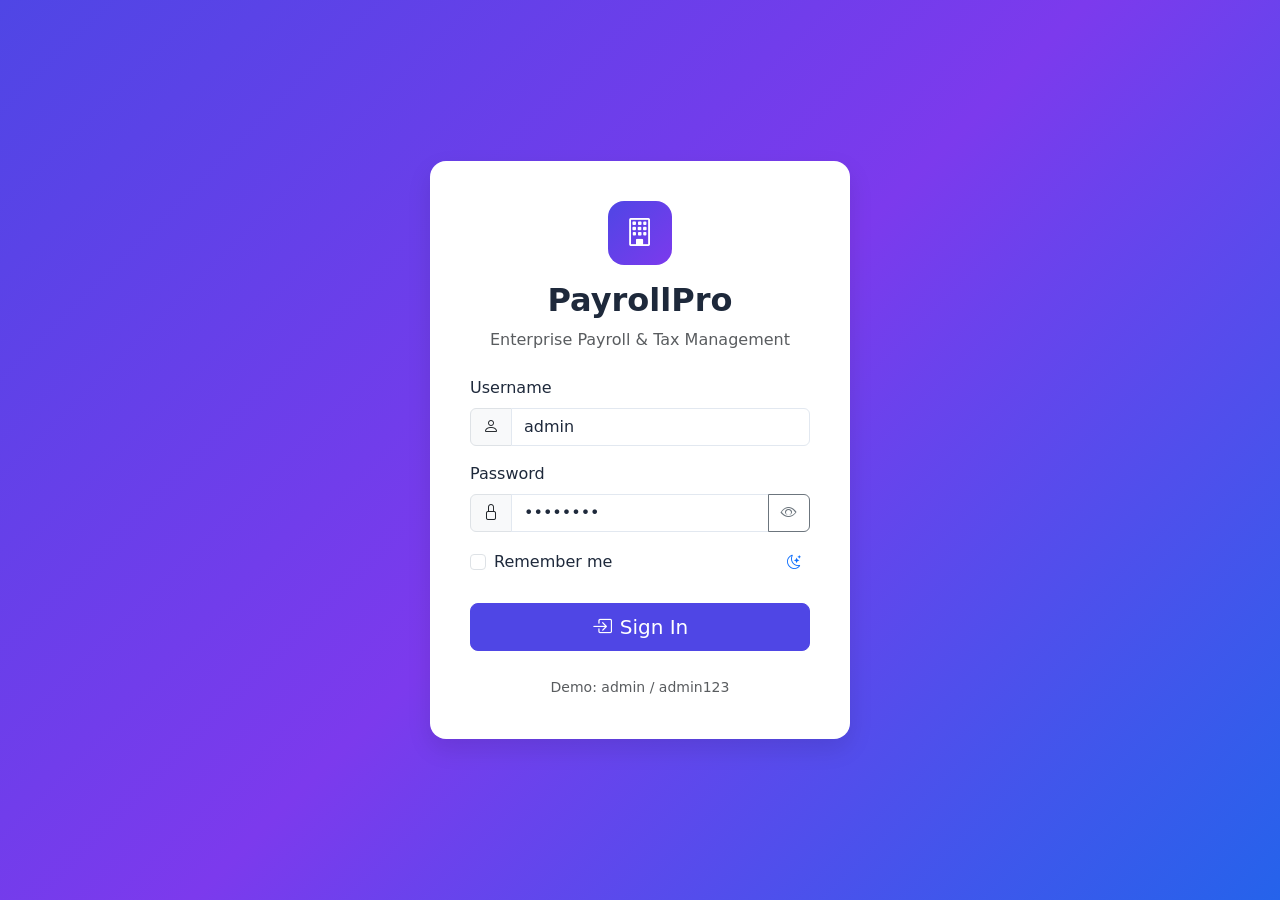
<file: Payroll-System-main/frontend/index.html>
<!DOCTYPE html>
<html lang="en" data-theme="light">
<head>
    <meta charset="UTF-8">
    <meta name="viewport" content="width=device-width, initial-scale=1.0">
    <title>PayrollPro - Login</title>
    <link href="https://cdn.jsdelivr.net/npm/bootstrap@5.3.2/dist/css/bootstrap.min.css" rel="stylesheet">
    <link href="https://cdn.jsdelivr.net/npm/bootstrap-icons@1.11.1/font/bootstrap-icons.css" rel="stylesheet">
    <link href="css/style.css" rel="stylesheet">
</head>
<body class="login-page">
    <div class="login-container">
        <div class="login-card animate-fade-in">
            <div class="text-center mb-4">
                <div class="login-logo">
                    <i class="bi bi-building"></i>
                </div>
                <h2 class="fw-bold">PayrollPro</h2>
                <p class="text-muted">Enterprise Payroll & Tax Management</p>
            </div>
            <form id="loginForm">
                <div class="mb-3">
                    <label class="form-label">Username</label>
                    <div class="input-group">
                        <span class="input-group-text"><i class="bi bi-person"></i></span>
                        <input type="text" class="form-control" id="username" placeholder="Enter username" required value="admin">
                    </div>
                </div>
                <div class="mb-3">
                    <label class="form-label">Password</label>
                    <div class="input-group">
                        <span class="input-group-text"><i class="bi bi-lock"></i></span>
                        <input type="password" class="form-control" id="password" placeholder="Enter password" required value="admin123">
                        <button class="btn btn-outline-secondary" type="button" id="togglePassword">
                            <i class="bi bi-eye"></i>
                        </button>
                    </div>
                </div>
                <div class="d-flex justify-content-between align-items-center mb-4">
                    <div class="form-check">
                        <input class="form-check-input" type="checkbox" id="rememberMe">
                        <label class="form-check-label" for="rememberMe">Remember me</label>
                    </div>
                    <button type="button" class="btn btn-link btn-sm" id="themeToggle">
                        <i class="bi bi-moon-stars"></i>
                    </button>
                </div>
                <button type="submit" class="btn btn-primary w-100 btn-lg">
                    <i class="bi bi-box-arrow-in-right me-2"></i>Sign In
                </button>
                <div id="loginError" class="alert alert-danger mt-3 d-none"></div>
            </form>
            <div class="text-center mt-4">
                <small class="text-muted">Demo: admin / admin123</small>
            </div>
        </div>
    </div>
    <div id="toastContainer" class="toast-container position-fixed bottom-0 end-0 p-3"></div>
    <script src="https://cdn.jsdelivr.net/npm/bootstrap@5.3.2/dist/js/bootstrap.bundle.min.js"></script>
    <script src="js/script.js"></script>
    <script>
        document.getElementById('loginForm').addEventListener('submit', async (e) => {
            e.preventDefault();
            const username = document.getElementById('username').value;
            const password = document.getElementById('password').value;
            const errorEl = document.getElementById('loginError');

            try {
                const res = await fetch('/api/login', {
                    method: 'POST',
                    headers: { 'Content-Type': 'application/json' },
                    body: JSON.stringify({ username, password })
                });
                const data = await res.json();
                if (data.success) {
                    localStorage.setItem('authToken', data.token);
                    localStorage.setItem('userRole', data.role);
                    if (document.getElementById('rememberMe').checked) {
                        localStorage.setItem('rememberUser', username);
                    }
                    showToast('Login successful! Redirecting...', 'success');
                    setTimeout(() => window.location.href = 'dashboard.html', 800);
                } else {
                    errorEl.textContent = data.error || 'Invalid credentials';
                    errorEl.classList.remove('d-none');
                }
            } catch (err) {
                errorEl.textContent = 'Connection error. Is the server running?';
                errorEl.classList.remove('d-none');
            }
        });
    </script>
</body>
</html>
</file>
<file: Payroll-System-main/frontend/css/style.css>
:root {
    --primary: #4f46e5;
    --primary-dark: #4338ca;
    --sidebar-width: 260px;
    --bg-body: #f1f5f9;
    --bg-card: #ffffff;
    --text-primary: #1e293b;
    --text-secondary: #64748b;
    --border-color: #e2e8f0;
    --sidebar-bg: #1e293b;
    --sidebar-text: #cbd5e1;
    --sidebar-active: #4f46e5;
    --shadow: 0 1px 3px rgba(0,0,0,0.08);
    --shadow-lg: 0 10px 25px rgba(0,0,0,0.1);
}

[data-theme="dark"] {
    --bg-body: #0f172a;
    --bg-card: #1e293b;
    --text-primary: #f1f5f9;
    --text-secondary: #94a3b8;
    --border-color: #334155;
    --sidebar-bg: #0f172a;
    --sidebar-text: #94a3b8;
    --shadow: 0 1px 3px rgba(0,0,0,0.3);
    --shadow-lg: 0 10px 25px rgba(0,0,0,0.4);
}

* { box-sizing: border-box; }

body {
    font-family: 'Segoe UI', system-ui, -apple-system, sans-serif;
    background: var(--bg-body);
    color: var(--text-primary);
    margin: 0;
    min-height: 100vh;
    transition: background 0.3s, color 0.3s;
}

/* Login Page */
.login-page {
    background: linear-gradient(135deg, #4f46e5 0%, #7c3aed 50%, #2563eb 100%);
    min-height: 100vh;
    display: flex;
    align-items: center;
    justify-content: center;
    padding: 1rem;
}

.login-container { width: 100%; max-width: 420px; }

.login-card {
    background: var(--bg-card);
    border-radius: 16px;
    padding: 2.5rem;
    box-shadow: var(--shadow-lg);
}

.login-logo {
    width: 64px;
    height: 64px;
    background: linear-gradient(135deg, var(--primary), #7c3aed);
    border-radius: 16px;
    display: inline-flex;
    align-items: center;
    justify-content: center;
    font-size: 1.75rem;
    color: white;
    margin-bottom: 1rem;
}

/* Sidebar */
.sidebar {
    position: fixed;
    left: 0;
    top: 0;
    width: var(--sidebar-width);
    height: 100vh;
    background: var(--sidebar-bg);
    color: var(--sidebar-text);
    z-index: 1000;
    display: flex;
    flex-direction: column;
    transition: transform 0.3s;
}

.sidebar-brand {
    padding: 1.5rem;
    border-bottom: 1px solid rgba(255,255,255,0.1);
    display: flex;
    align-items: center;
    gap: 0.75rem;
}

.sidebar-brand i {
    font-size: 1.5rem;
    color: var(--primary);
}

.sidebar-brand h4 {
    margin: 0;
    color: white;
    font-weight: 700;
    font-size: 1.1rem;
}

.sidebar-nav {
    flex: 1;
    padding: 1rem 0;
    overflow-y: auto;
}

.sidebar-nav a {
    display: flex;
    align-items: center;
    gap: 0.75rem;
    padding: 0.75rem 1.5rem;
    color: var(--sidebar-text);
    text-decoration: none;
    transition: all 0.2s;
    border-left: 3px solid transparent;
}

.sidebar-nav a:hover {
    background: rgba(255,255,255,0.05);
    color: white;
}

.sidebar-nav a.active {
    background: rgba(79, 70, 229, 0.15);
    color: white;
    border-left-color: var(--sidebar-active);
}

.sidebar-nav a i { font-size: 1.1rem; width: 24px; }

.sidebar-footer {
    padding: 1rem 1.5rem;
    border-top: 1px solid rgba(255,255,255,0.1);
}

.sidebar-footer .btn-logout {
    width: 100%;
    background: rgba(239, 68, 68, 0.15);
    color: #fca5a5;
    border: none;
    padding: 0.6rem;
    border-radius: 8px;
    cursor: pointer;
    transition: background 0.2s;
}

.sidebar-footer .btn-logout:hover {
    background: rgba(239, 68, 68, 0.3);
}

/* Main Content */
.main-content {
    margin-left: var(--sidebar-width);
    padding: 2rem;
    min-height: 100vh;
}

.page-header { margin-bottom: 2rem; }

.page-title {
    font-size: 1.75rem;
    font-weight: 700;
    margin: 0;
}

/* Cards */
.card {
    background: var(--bg-card);
    border: 1px solid var(--border-color);
    border-radius: 12px;
    transition: background 0.3s, border-color 0.3s;
}

.form-control, .form-select {
    background: var(--bg-card);
    border-color: var(--border-color);
    color: var(--text-primary);
}

.form-control:focus, .form-select:focus {
    background: var(--bg-card);
    color: var(--text-primary);
    border-color: var(--primary);
    box-shadow: 0 0 0 0.2rem rgba(79, 70, 229, 0.15);
}

.table {
    color: var(--text-primary);
}

.table thead th {
    background: var(--bg-body);
    border-bottom: 2px solid var(--border-color);
    font-weight: 600;
    font-size: 0.85rem;
    text-transform: uppercase;
    letter-spacing: 0.5px;
    color: var(--text-secondary);
}

/* Stat Cards */
.stat-card {
    background: var(--bg-card);
    border-radius: 12px;
    padding: 1.5rem;
    display: flex;
    align-items: center;
    gap: 1rem;
    box-shadow: var(--shadow);
    border: 1px solid var(--border-color);
    transition: transform 0.2s, box-shadow 0.2s;
}

.stat-card:hover {
    transform: translateY(-2px);
    box-shadow: var(--shadow-lg);
}

.stat-icon {
    width: 56px;
    height: 56px;
    border-radius: 12px;
    display: flex;
    align-items: center;
    justify-content: center;
    font-size: 1.5rem;
}

.stat-primary .stat-icon { background: rgba(79, 70, 229, 0.15); color: #4f46e5; }
.stat-success .stat-icon { background: rgba(34, 197, 94, 0.15); color: #22c55e; }
.stat-info .stat-icon { background: rgba(59, 130, 246, 0.15); color: #3b82f6; }
.stat-warning .stat-icon { background: rgba(245, 158, 11, 0.15); color: #f59e0b; }
.stat-danger .stat-icon { background: rgba(239, 68, 68, 0.15); color: #ef4444; }

.stat-info h3 {
    margin: 0;
    font-size: 1.5rem;
    font-weight: 700;
}

.stat-info p {
    margin: 0;
    color: var(--text-secondary);
    font-size: 0.85rem;
}

/* Quick Actions */
.quick-action-btn {
    display: flex;
    flex-direction: column;
    align-items: center;
    gap: 0.5rem;
    padding: 1.5rem;
    background: var(--bg-body);
    border-radius: 12px;
    text-decoration: none;
    color: var(--text-primary);
    transition: all 0.2s;
    border: 1px solid var(--border-color);
}

.quick-action-btn:hover {
    background: var(--primary);
    color: white;
    transform: translateY(-2px);
    box-shadow: var(--shadow-lg);
}

.quick-action-btn i { font-size: 1.75rem; }
.quick-action-btn span { font-size: 0.85rem; font-weight: 500; }

/* Badges */
.badge-type {
    padding: 0.35em 0.75em;
    border-radius: 6px;
    font-size: 0.75rem;
    font-weight: 600;
}

.badge-fulltime { background: rgba(79, 70, 229, 0.15); color: #4f46e5; }
.badge-contractor { background: rgba(245, 158, 11, 0.15); color: #f59e0b; }
.badge-intern { background: rgba(34, 197, 94, 0.15); color: #22c55e; }

/* Payslip */
.payslip {
    border: 2px solid var(--border-color);
    border-radius: 12px;
    padding: 2rem;
    background: var(--bg-card);
}

.payslip-header {
    text-align: center;
    border-bottom: 2px solid var(--primary);
    padding-bottom: 1rem;
    margin-bottom: 1.5rem;
}

.payslip-header h3 { color: var(--primary); margin: 0; }
.payslip-row {
    display: flex;
    justify-content: space-between;
    padding: 0.5rem 0;
    border-bottom: 1px dashed var(--border-color);
}

.payslip-row.total {
    font-weight: 700;
    font-size: 1.1rem;
    border-bottom: none;
    border-top: 2px solid var(--primary);
    padding-top: 0.75rem;
    margin-top: 0.5rem;
    color: var(--primary);
}

/* Breakdown items */
.breakdown-item {
    background: var(--bg-body);
    border-radius: 8px;
    padding: 1rem;
    text-align: center;
}

.breakdown-item .label {
    font-size: 0.8rem;
    color: var(--text-secondary);
    text-transform: uppercase;
    letter-spacing: 0.5px;
}

.breakdown-item .value {
    font-size: 1.25rem;
    font-weight: 700;
    margin-top: 0.25rem;
}

.breakdown-item.earnings .value { color: #22c55e; }
.breakdown-item.deductions .value { color: #ef4444; }
.breakdown-item.net .value { color: var(--primary); font-size: 1.5rem; }

/* Animations */
@keyframes fadeIn {
    from { opacity: 0; transform: translateY(10px); }
    to { opacity: 1; transform: translateY(0); }
}

@keyframes slideUp {
    from { opacity: 0; transform: translateY(20px); }
    to { opacity: 1; transform: translateY(0); }
}

.animate-fade-in { animation: fadeIn 0.5s ease-out; }
.animate-slide-up { animation: slideUp 0.5s ease-out both; }

/* Buttons */
.btn-primary {
    background: var(--primary);
    border-color: var(--primary);
}

.btn-primary:hover {
    background: var(--primary-dark);
    border-color: var(--primary-dark);
}

/* Modal dark mode */
.modal-content {
    background: var(--bg-card);
    color: var(--text-primary);
    border-color: var(--border-color);
}

.modal-header { border-color: var(--border-color); }
.modal-footer { border-color: var(--border-color); }

/* Pagination */
.pagination .page-link {
    background: var(--bg-card);
    border-color: var(--border-color);
    color: var(--text-primary);
}

.pagination .page-item.active .page-link {
    background: var(--primary);
    border-color: var(--primary);
}

/* Responsive */
@media (max-width: 768px) {
    .sidebar {
        transform: translateX(-100%);
    }
    .sidebar.open { transform: translateX(0); }
    .main-content { margin-left: 0; padding: 1rem; }
    .stat-card { padding: 1rem; }
    .stat-info h3 { font-size: 1.2rem; }
}

@media print {
    .sidebar, .page-header, .modal-header { display: none !important; }
    .main-content { margin: 0; padding: 0; }
    .payslip { border: none; }
}
</file>
